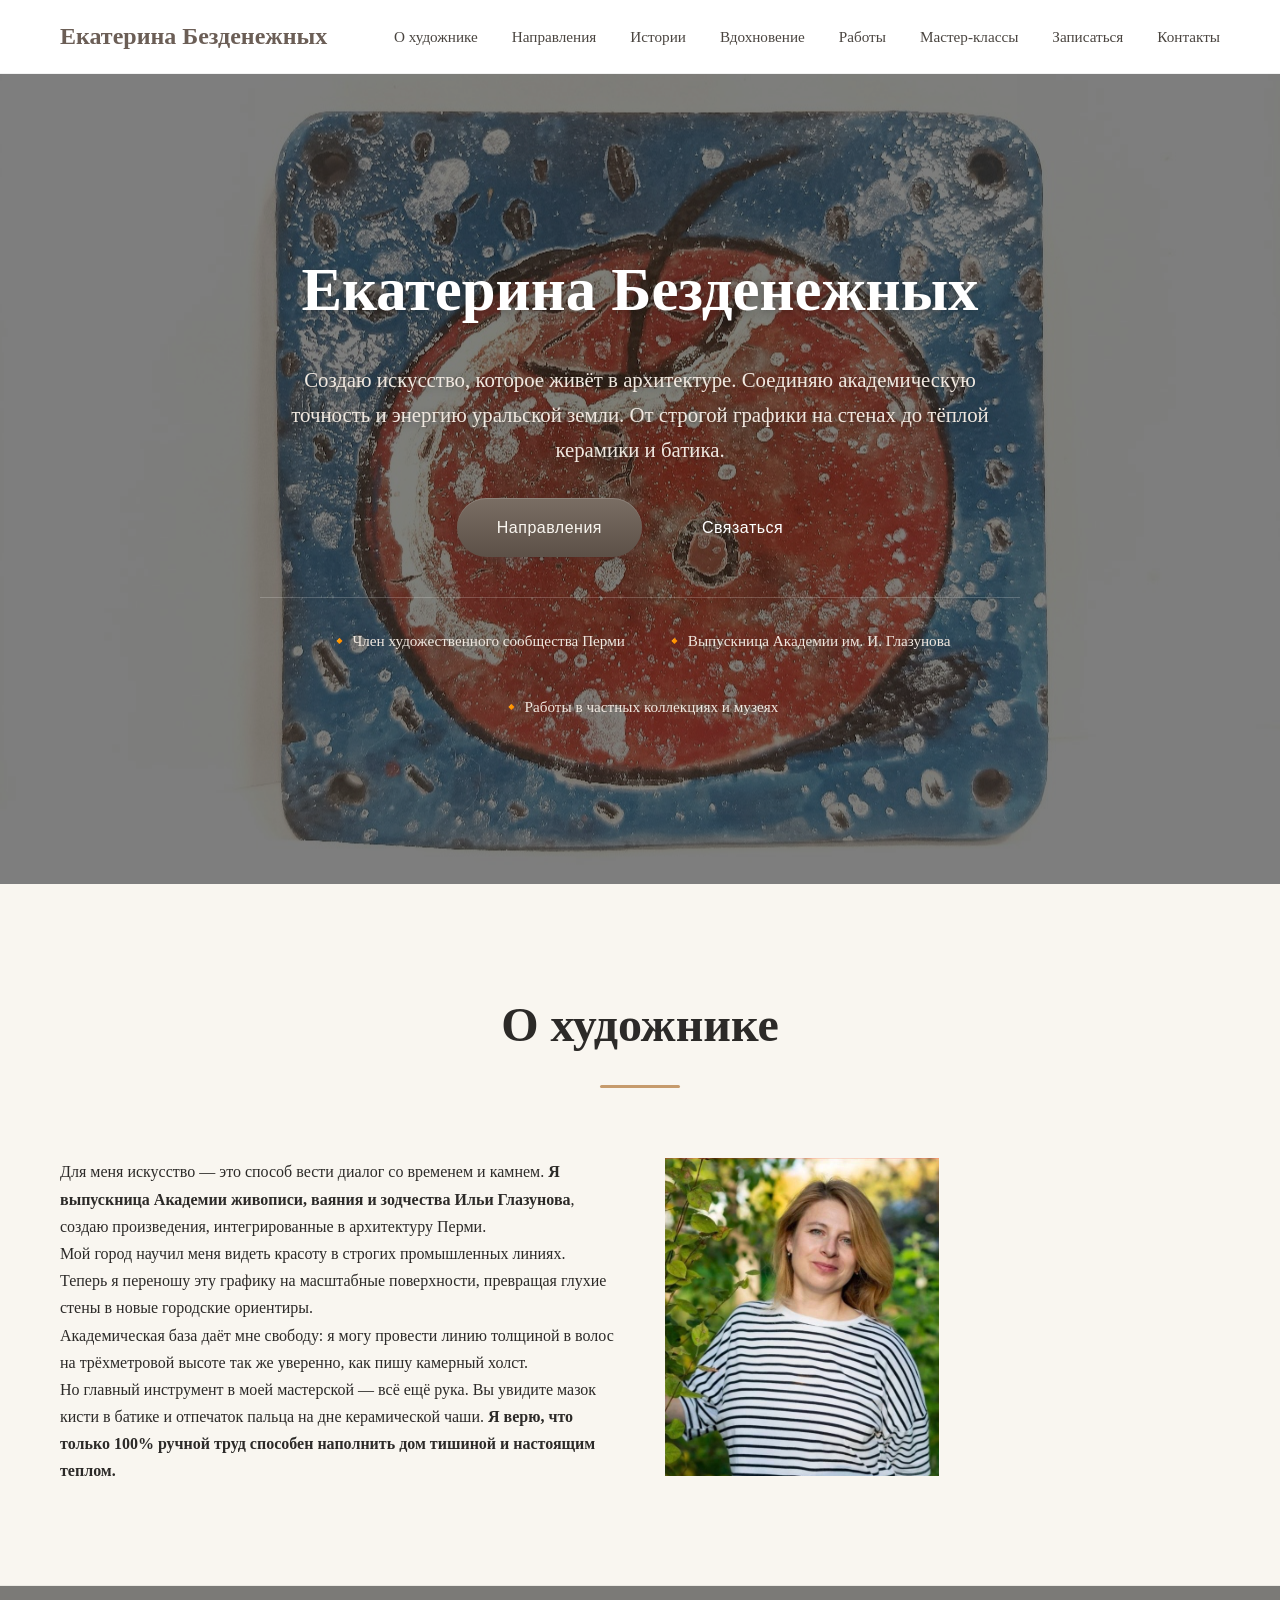
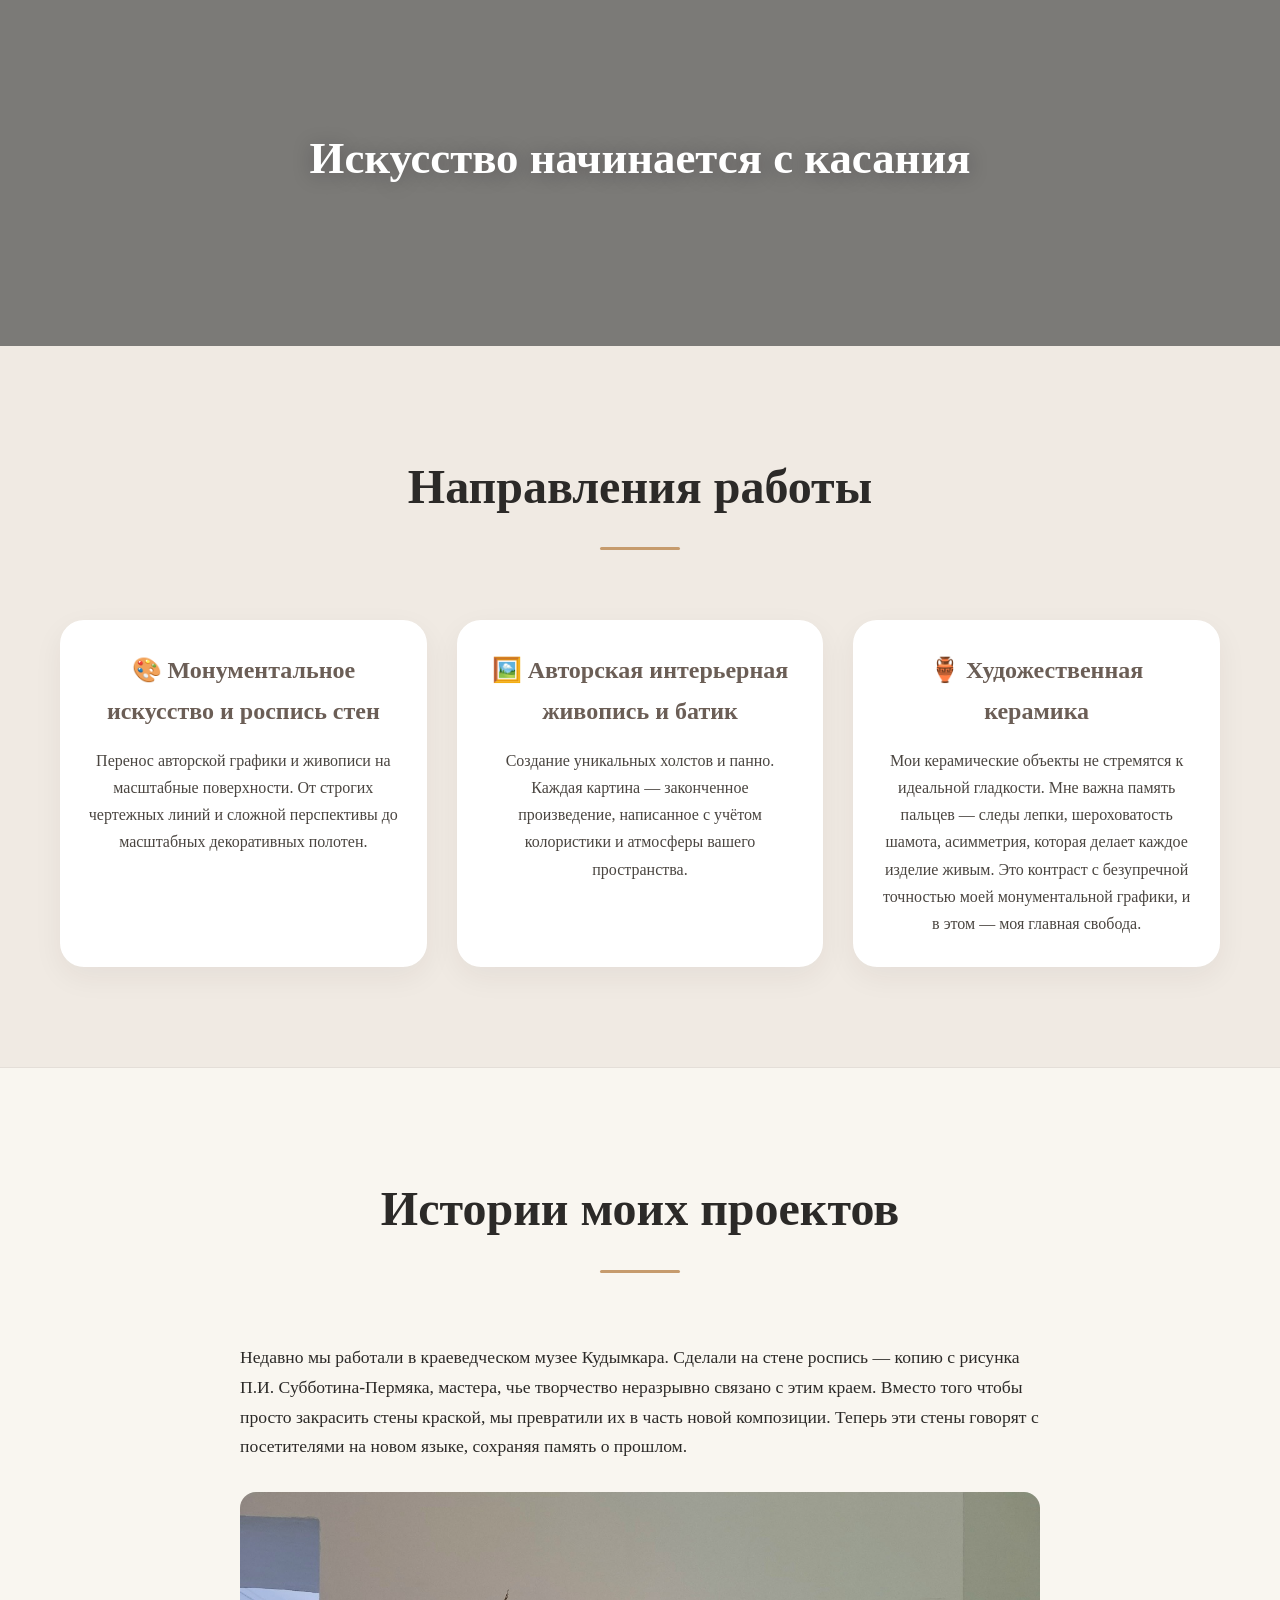
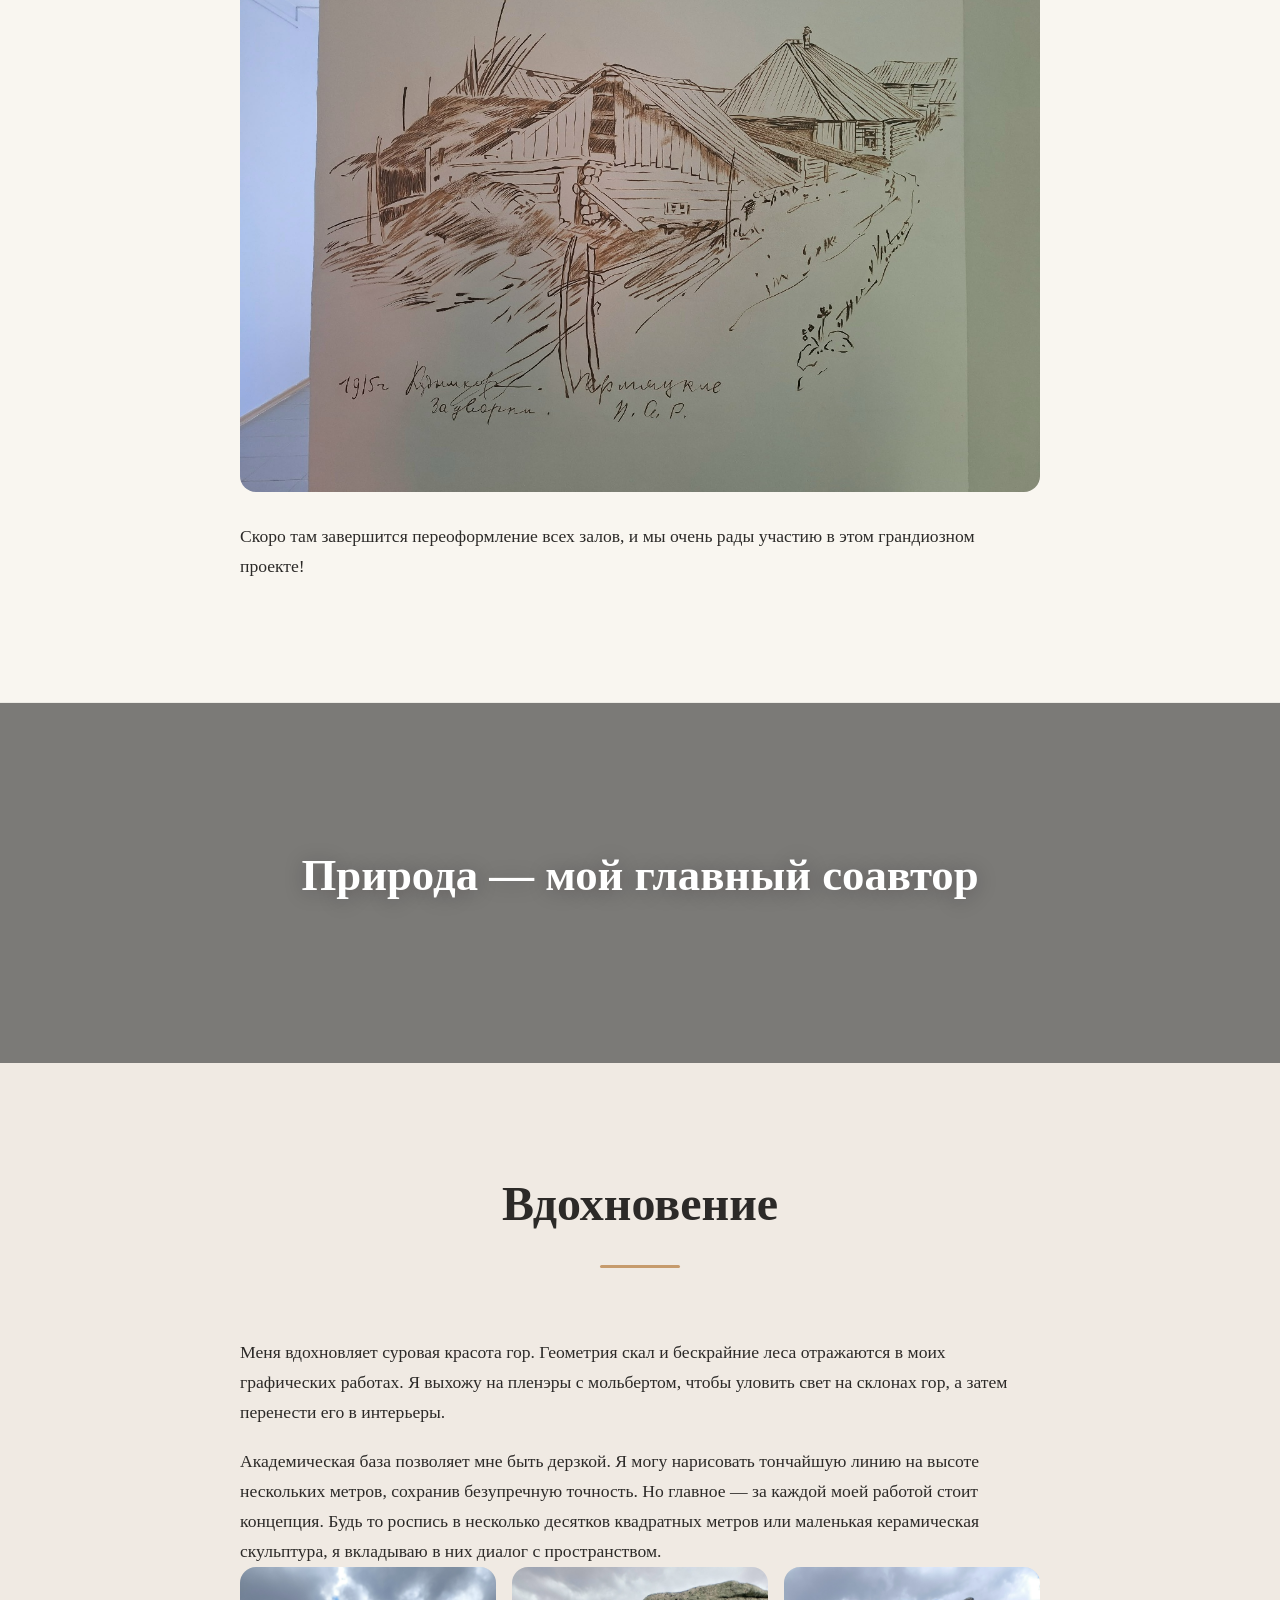
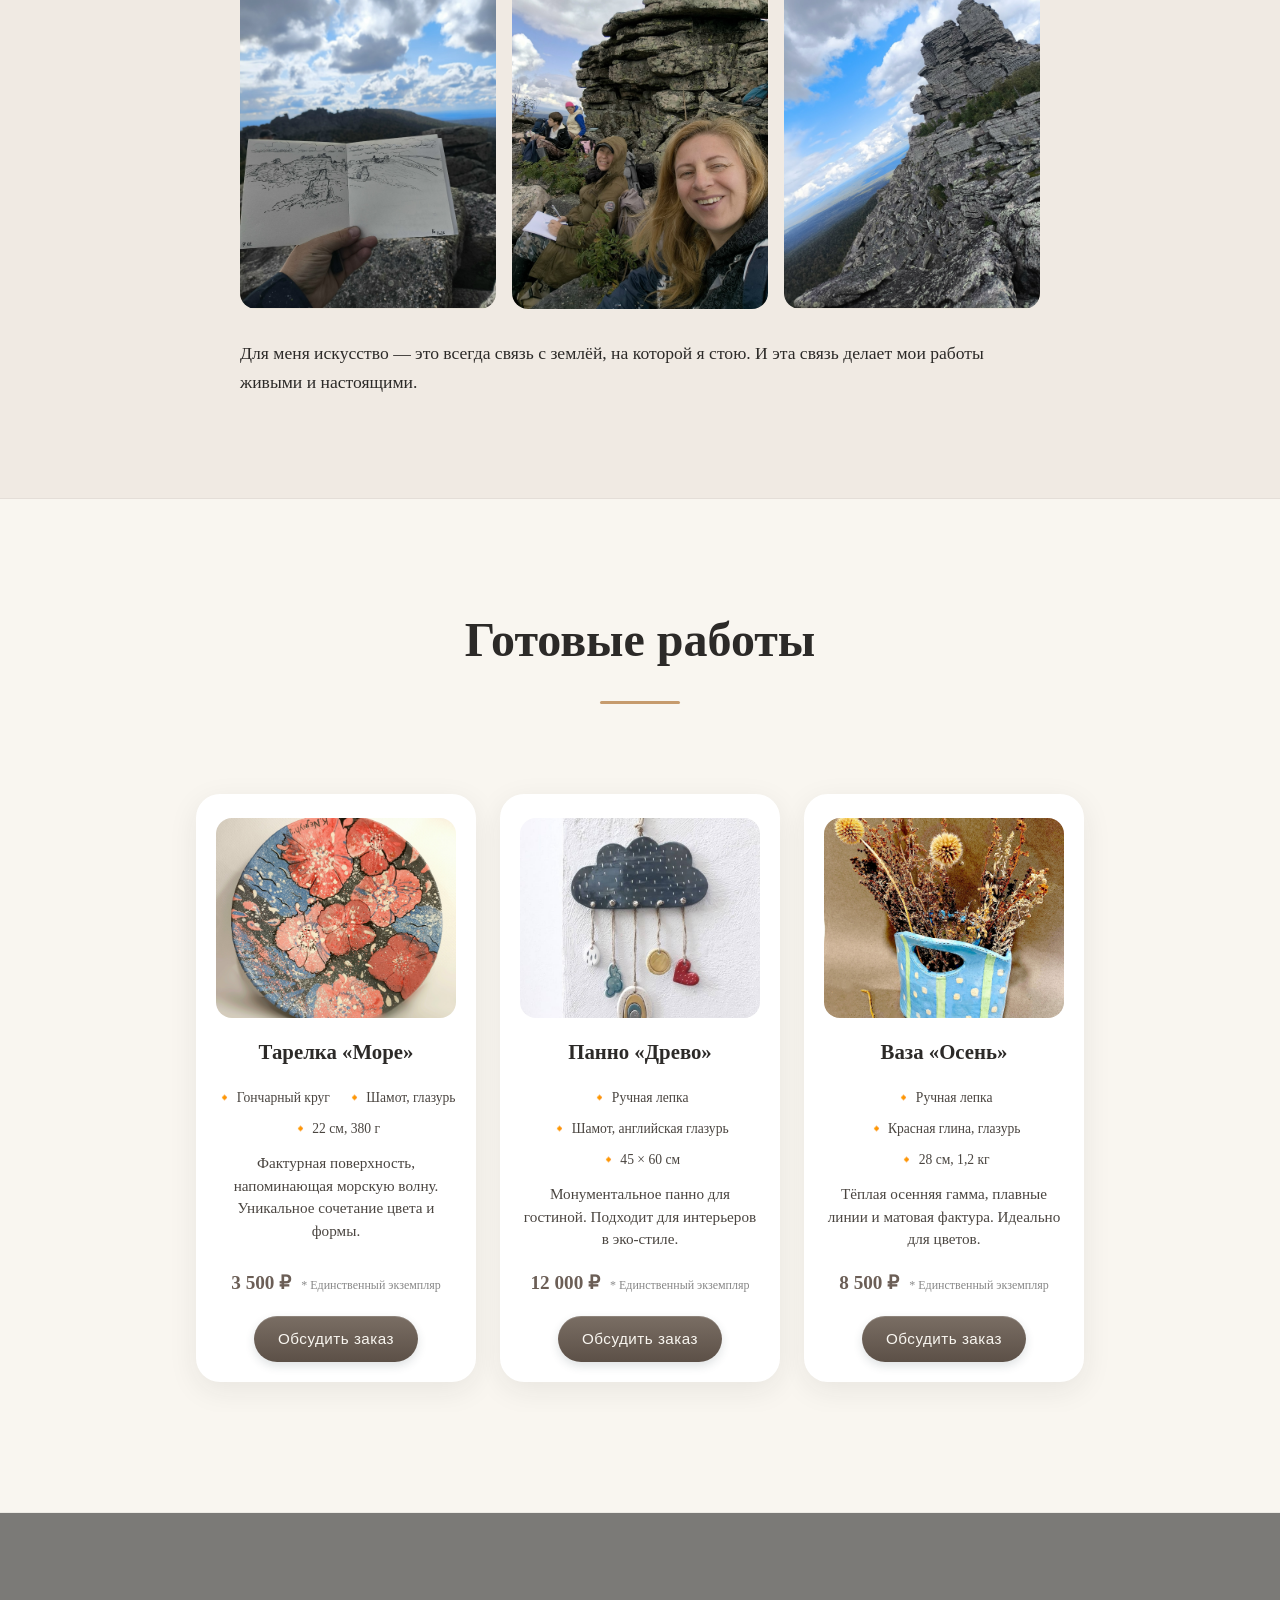
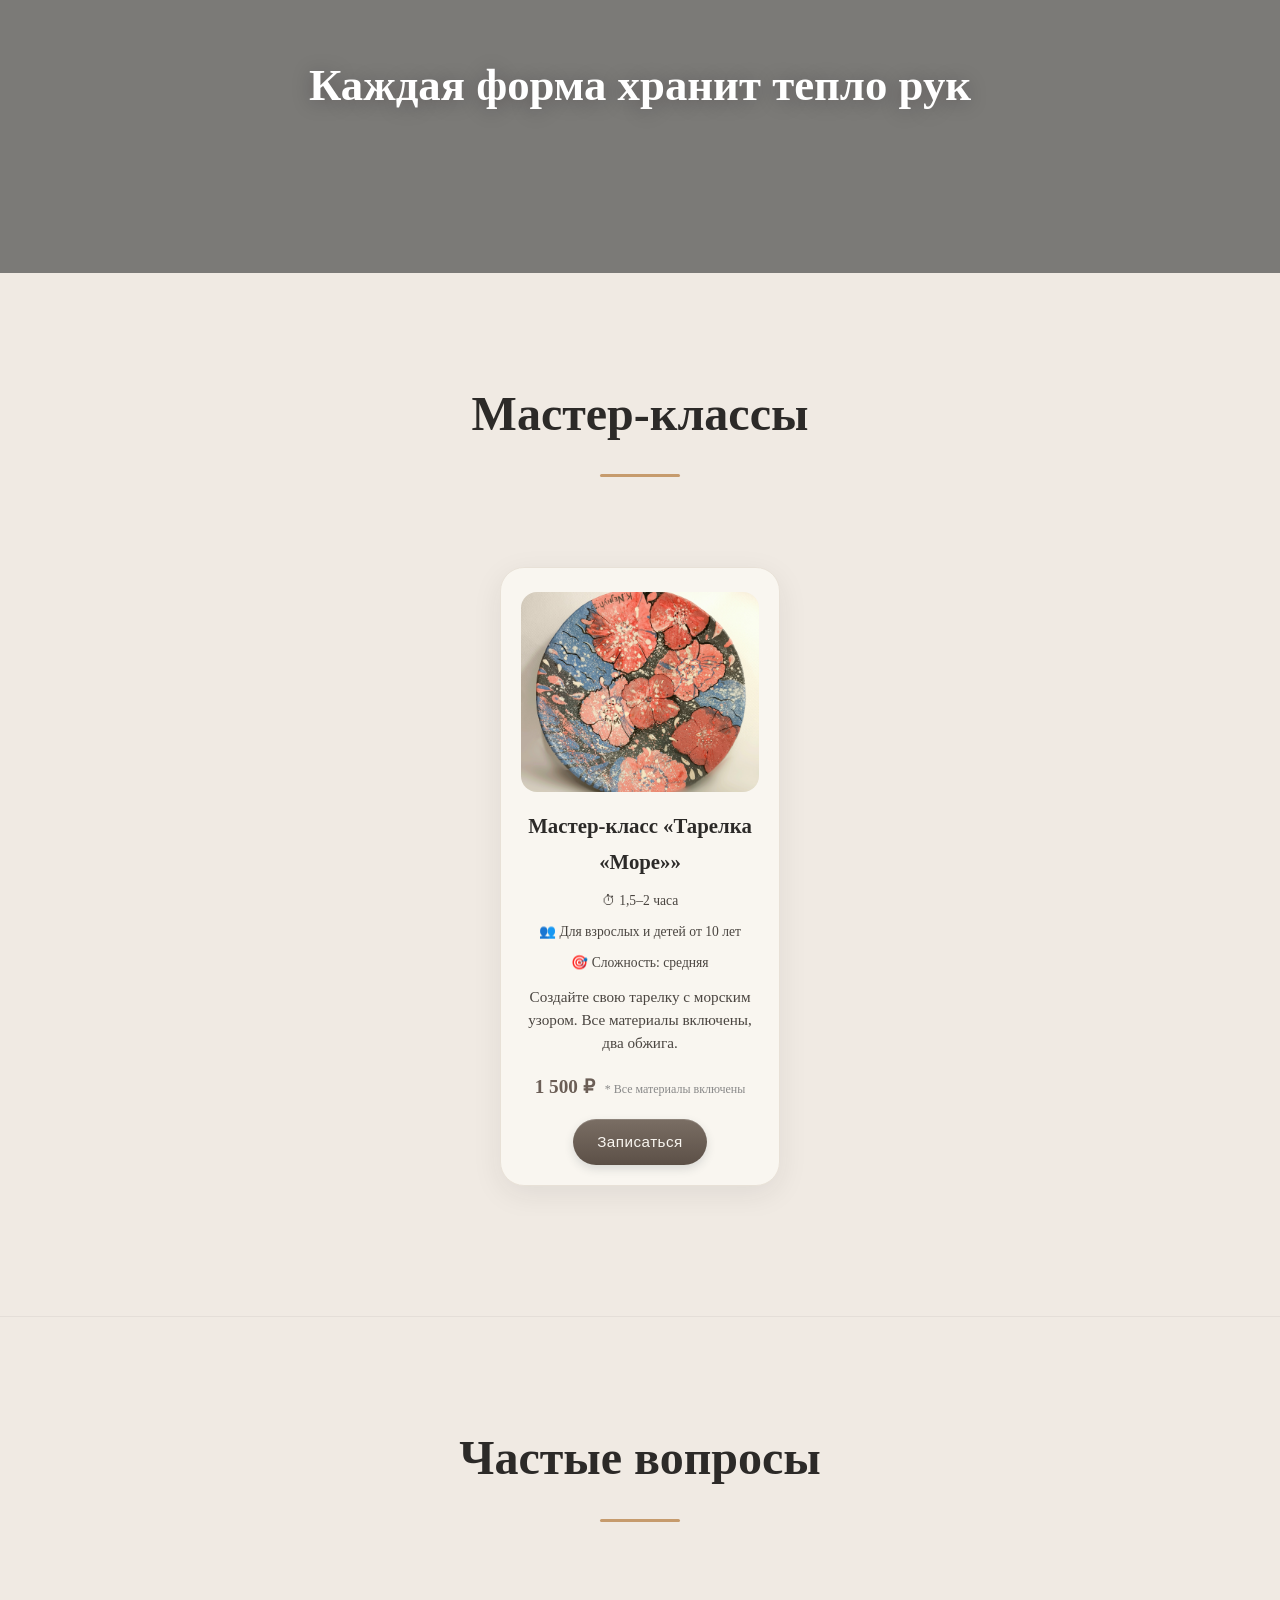
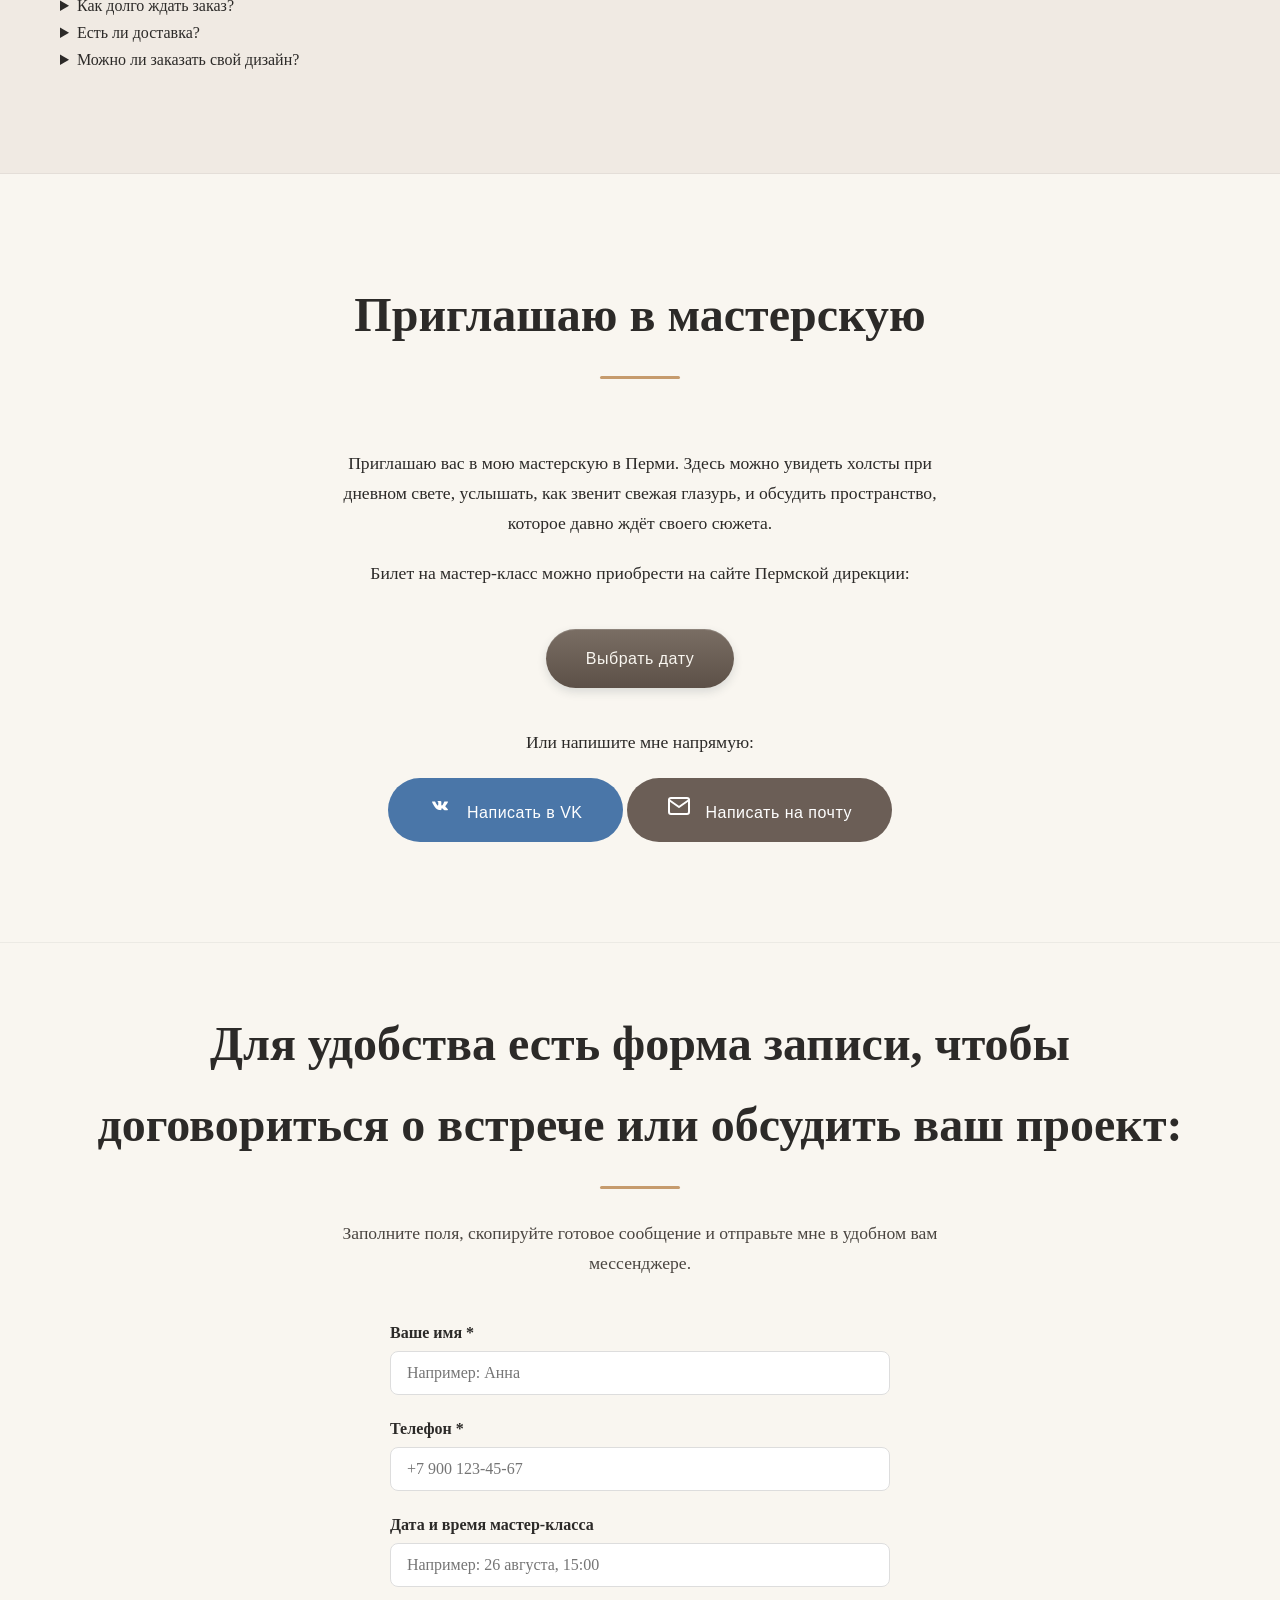
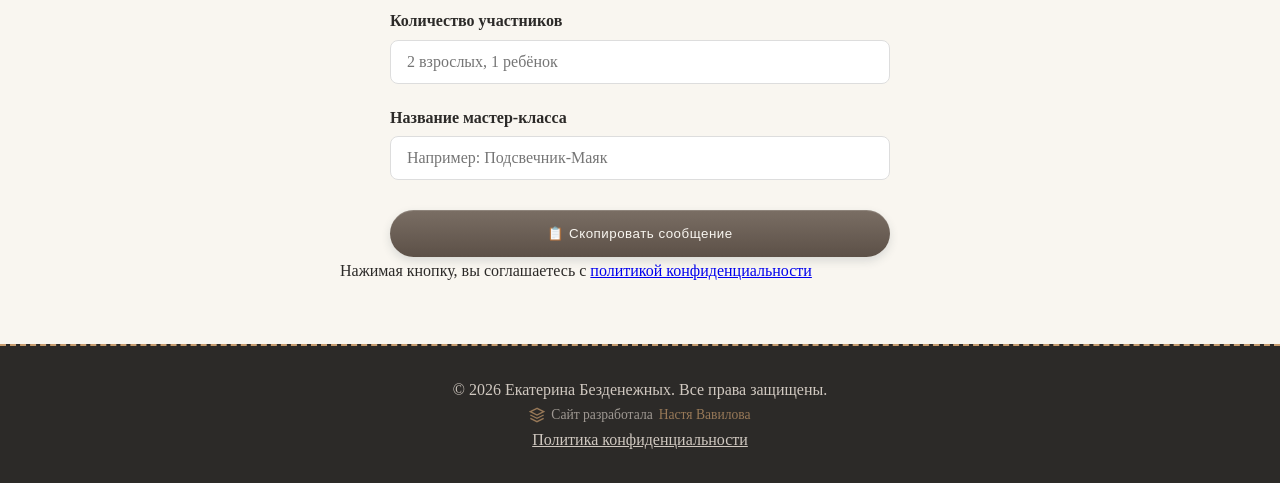
<file: index.html>
<!DOCTYPE html>
<html lang="ru">
<head>
    <meta charset="UTF-8">
    <meta name="viewport" content="width=device-width, initial-scale=1.0">
    <title>Екатерина Безденежных — художник, монументалист, керамист</title>

    <!-- ===== ПОДКЛЮЧЕНИЕ AOS (анимация при скролле) ===== -->
    <link href="https://unpkg.com/aos@2.3.1/dist/aos.css" rel="stylesheet">

    <!-- ===== ПОДКЛЮЧЕНИЕ CSS ===== -->
    <link rel="stylesheet" href="style.css">
</head>
<body>

    <!-- ===== ШАПКА ===== -->
    <header class="header">
        <div class="container header__inner">
            <a href="#" class="logo">Екатерина Безденежных</a>
            <button class="burger" id="burgerBtn" aria-label="Меню">
                <span></span>
                <span></span>
                <span></span>
            </button>
            <nav class="nav" id="mainNav">
                <a href="#about">О художнике</a>
                <a href="#directions">Направления</a>
                <a href="#approach">Истории</a>
                <a href="#inspiration">Вдохновение</a>
                <a href="#catalog">Работы</a>
                <a href="#workshops">Мастер-классы</a>
                <a href="#form">Записаться</a>
                <a href="#contacts">Контакты</a>
            </nav>
        </div>
    </header>

     <!-- ===== ГЕРОЙ С ФОНОВЫМ ИЗОБРАЖЕНИЕМ ===== -->
    <section class="hero" id="home">
        <div class="container hero__content">
            <h1 class="hero__title">Екатерина Безденежных</h1>
            <div data-aos="fade-up" data-aos-delay="200">
                <p class="hero__subtitle">
                    Создаю искусство, которое живёт в архитектуре. Соединяю академическую точность и энергию уральской земли. От строгой графики на стенах до тёплой керамики и батика.
                </p>
                <div class="hero__buttons">
                    <a href="#directions" class="btn btn--primary">Направления</a>
                    <a href="#contacts" class="btn btn--secondary">Связаться</a>
                </div>
                <div class="hero__trust">
                    <div class="trust-item">🔸 Член художественного сообщества Перми</div>
                    <div class="trust-item">🔸 Выпускница Академии им. И. Глазунова</div>
                    <div class="trust-item">🔸 Работы в частных коллекциях и музеях</div>
                </div>
            </div>
        </div>
    </section>

    <!-- ===== О ХУДОЖНИКЕ (ОБНОВЛЕНО) ===== -->
    <section class="section" id="about">
        <div class="container">
            <h2 class="section__title" data-aos="fade-up">О художнике</h2>
            <div class="grid-2">
                <div data-aos="fade-right" data-aos-delay="200">
                    <p class="about-text">
                        Для меня искусство — это способ вести диалог со временем и камнем. <strong>Я выпускница Академии живописи, ваяния и зодчества Ильи Глазунова</strong>, создаю произведения, интегрированные в архитектуру Перми.
                    </p>
                    <p class="about-text">
                        Мой город научил меня видеть красоту в строгих промышленных линиях. Теперь я переношу эту графику на масштабные поверхности, превращая глухие стены в новые городские ориентиры.
                    </p>
                    <p class="about-text">
                        Академическая база даёт мне свободу: я могу провести линию толщиной в волос на трёхметровой высоте так же уверенно, как пишу камерный холст.
                    </p>
                    <p class="about-text">
                        Но главный инструмент в моей мастерской — всё ещё рука. Вы увидите мазок кисти в батике и отпечаток пальца на дне керамической чаши. <strong>Я верю, что только 100% ручной труд способен наполнить дом тишиной и настоящим теплом.</strong>
                    </p>
                </div>
                <div class="about-photo" data-aos="fade-left" data-aos-delay="300">
                    <img src="images/avatar.PNG" alt="Фото художника" loading="lazy">
                </div>
            </div>
        </div>
    </section>

    <!-- ===== РАЗДЕЛИТЕЛЬ 1 ===== -->
    <section class="divider divider--first">
    <div class="divider__content">
        <h2>Искусство начинается с касания</h2>
    </div>
</section>

    <!-- ===== НАПРАВЛЕНИЯ ===== -->
    <section class="section section--dark" id="directions">
        <div class="container">
            <h2 class="section__title" data-aos="fade-up">Направления работы</h2>
            <div class="grid-3">
                <div class="card" data-aos="fade-up" data-aos-delay="100">
                    <h3>🎨 Монументальное искусство и роспись стен</h3>
                    <p>Перенос авторской графики и живописи на масштабные поверхности. От строгих чертежных линий и сложной перспективы до масштабных декоративных полотен.</p>
                </div>
                <div class="card" data-aos="fade-up" data-aos-delay="200">
                    <h3>🖼️ Авторская интерьерная живопись и батик</h3>
                    <p>Создание уникальных холстов и панно. Каждая картина — законченное произведение, написанное с учётом колористики и атмосферы вашего пространства.</p>
                </div>
                <div class="card" data-aos="fade-up" data-aos-delay="300">
                    <h3>🏺 Художественная керамика</h3>
                    <p>Мои керамические объекты не стремятся к идеальной гладкости. Мне важна память пальцев — следы лепки, шероховатость шамота, асимметрия, которая делает каждое изделие живым. Это контраст с безупречной точностью моей монументальной графики, и в этом — моя главная свобода.</p>
                </div>
            </div>
        </div>
    </section>

    <!-- ===== ИСТОРИИ ПРОЕКТОВ ===== -->
    <section class="section" id="approach">
        <div class="container">
            <h2 class="section__title" data-aos="fade-up">Истории моих проектов</h2>
            <div style="max-width:800px; margin:0 auto; font-size:1.1rem;" data-aos="fade-up" data-aos-delay="100">
                <p style="margin-bottom:20px;">
                    Недавно мы работали в краеведческом музее Кудымкара. Сделали на стене роспись — копию с рисунка П.И. Субботина‑Пермяка, мастера, чье творчество неразрывно связано с этим краем. Вместо того чтобы просто закрасить стены краской, мы превратили их в часть новой композиции. Теперь эти стены говорят с посетителями на новом языке, сохраняя память о прошлом.
                </p>
                <div style="margin: 30px 0; border-radius:16px; overflow:hidden;">
                <img src="images/project-kudymkar.jpg" alt="Роспись в краеведческом музее Кудымкара" style="width:100%; height:auto; display:block;">
                </div>
            
            <p style="margin-bottom:20px;">
                Скоро там завершится переоформление всех залов, и мы очень рады участию в этом грандиозном проекте!
            </p>
            </div>
        </div>
    </section>

    <!-- ===== РАЗДЕЛИТЕЛЬ 2 ===== -->
<section class="divider divider--second">
    <div class="divider__content">
        <h2>Природа — мой главный соавтор</h2>
    </div>
</section>

    <!-- ===== ВДОХНОВЕНИЕ ===== -->
<section class="section section--dark" id="inspiration">
    <div class="container">
        <h2 class="section__title" data-aos="fade-up">Вдохновение</h2>
        <div style="max-width:800px; margin:0 auto; font-size:1.1rem;" data-aos="fade-up" data-aos-delay="100">
            <p style="margin-bottom:20px;">
                Меня вдохновляет суровая красота гор. Геометрия скал и бескрайние леса отражаются в моих графических работах. Я выхожу на пленэры с мольбертом, чтобы уловить свет на склонах гор, а затем перенести его в интерьеры.
            </p>
            <p>
                Академическая база позволяет мне быть дерзкой. Я могу нарисовать тончайшую линию на высоте нескольких метров, сохранив безупречную точность. Но главное — за каждой моей работой стоит концепция. Будь то роспись в несколько десятков квадратных метров или маленькая керамическая скульптура, я вкладываю в них диалог с пространством.
            </p>

            <!-- Галерея пленэров -->
            <div class="pleinair-gallery" data-aos="fade-up" data-aos-delay="100">
                <div class="pleinair-item">
                    <img src="images/plener-1.jpg" alt="Пленэр на Урале, вид на скалы" loading="lazy">
                </div>
                <div class="pleinair-item">
                    <img src="images/plener-2.jpg" alt="Художники за работой" loading="lazy">
                </div>
                <div class="pleinair-item">
                    <img src="images/plener-3.jpg" alt="Пейзаж Северного Урала" loading="lazy">
                </div>
            </div>

            <p>
                Для меня искусство — это всегда связь с землёй, на которой я стою. И эта связь делает мои работы живыми и настоящими.
            </p>
        </div>
    </div>
</section>

    <!-- ===== КАТАЛОГ: ГОТОВЫЕ РАБОТЫ ===== -->
    <section class="section" id="catalog">
        <div class="container">
            <h2 class="section__title" data-aos="fade-up">Готовые работы</h2>
            <div class="carousel" data-aos="fade-up" data-aos-delay="100">

                <!-- Карточка 1: Тарелка «Море» -->
                <div class="carousel__item">
                    <div class="product-card">
                        <img src="images/mk-tarelka.jpg" alt="Тарелка Море, ручная лепка" loading="lazy">
                        <h3>Тарелка «Море»</h3>
                        <div class="product-meta">
                            <span>🔸 Гончарный круг</span>
                            <span>🔸 Шамот, глазурь</span>
                            <span>🔸 22 см, 380 г</span>
                        </div>
                        <p class="product-description">Фактурная поверхность, напоминающая морскую волну. Уникальное сочетание цвета и формы.</p>
                        <div class="product-footer">
                            <span class="product-price">3 500 ₽</span>
                            <span class="product-note">* Единственный экземпляр</span>
                        </div>
                        <a href="#form" class="btn btn--primary">Обсудить заказ</a>
                    </div>
                </div>

                <!-- Карточка 2: Панно «Древо» -->
                <div class="carousel__item">
                    <div class="product-card">
                        <img src="images/mk-panno.jpg" alt="Панно Древо, керамика" loading="lazy">
                        <h3>Панно «Древо»</h3>
                        <div class="product-meta">
                            <span>🔸 Ручная лепка</span>
                            <span>🔸 Шамот, английская глазурь</span>
                            <span>🔸 45 × 60 см</span>
                        </div>
                        <p class="product-description">Монументальное панно для гостиной. Подходит для интерьеров в эко-стиле.</p>
                        <div class="product-footer">
                            <span class="product-price">12 000 ₽</span>
                            <span class="product-note">* Единственный экземпляр</span>
                        </div>
                        <a href="#form" class="btn btn--primary">Обсудить заказ</a>
                    </div>
                </div>

                <!-- Карточка 3: Ваза «Осень» -->
                <div class="carousel__item">
                    <div class="product-card">
                        <img src="images/mk-vasa.jpg" alt="Ваза Осень, керамика" loading="lazy">
                        <h3>Ваза «Осень»</h3>
                        <div class="product-meta">
                            <span>🔸 Ручная лепка</span>
                            <span>🔸 Красная глина, глазурь</span>
                            <span>🔸 28 см, 1,2 кг</span>
                        </div>
                        <p class="product-description">Тёплая осенняя гамма, плавные линии и матовая фактура. Идеально для цветов.</p>
                        <div class="product-footer">
                            <span class="product-price">8 500 ₽</span>
                            <span class="product-note">* Единственный экземпляр</span>
                        </div>
                        <a href="#form" class="btn btn--primary">Обсудить заказ</a>
                    </div>
                </div>

            </div>
        </div>
    </section>

    <!-- ===== РАЗДЕЛИТЕЛЬ 3 ===== -->
<section class="divider divider--third">
    <div class="divider__content">
        <h2>Каждая форма хранит тепло рук</h2>
    </div>
</section>

    <!-- ===== МАСТЕР-КЛАССЫ ===== -->
    <section class="section section--dark" id="workshops">
        <div class="container">
            <h2 class="section__title" data-aos="fade-up">Мастер-классы</h2>
            <div class="carousel" data-aos="fade-up" data-aos-delay="100">

                <!-- Карточка 4: МК Тарелка «Море» -->
                <div class="carousel__item">
                    <div class="product-card product-card--workshop">
                        <img src="images/mk-tarelka.jpg" alt="Мастер-класс Тарелка Море" loading="lazy">
                        <h3>Мастер-класс «Тарелка «Море»»</h3>
                        <div class="product-meta">
                            <span>⏱ 1,5–2 часа</span>
                            <span>👥 Для взрослых и детей от 10 лет</span>
                            <span>🎯 Сложность: средняя</span>
                        </div>
                        <p class="product-description">Создайте свою тарелку с морским узором. Все материалы включены, два обжига.</p>
                        <div class="product-footer">
                            <span class="product-price">1 500 ₽</span>
                            <span class="product-note">* Все материалы включены</span>
                        </div>
                        <a href="#form" class="btn btn--primary">Записаться</a>
                    </div>
                </div>

            </div>
        </div>
    </section>

 <!-- ===== FAQ (НОВЫЙ БЛОК) ===== -->
    <section class="section section--dark" id="faq">
        <div class="container">
            <h2 class="section__title" data-aos="fade-up">Частые вопросы</h2>
            <div class="faq-accordion" data-aos="fade-up" data-aos-delay="100">
                
                <details class="faq-item">
                    <summary class="faq-question">Как долго ждать заказ?</summary>
                    <div class="faq-answer">
                        <p>Время изготовления зависит от размера, замысла и сложности. В среднем, создание камерной работы занимает от 1 до 2 недель, а крупного интерьерного панно или росписи — от 3 до 8 недель. Точные сроки мы всегда обсуждаем индивидуально перед началом работы.</p>
                    </div>
                </details>

                <details class="faq-item">
                    <summary class="faq-question">Есть ли доставка?</summary>
                    <div class="faq-answer">
                        <p>Да, я отправляю работы по всей России. Хрупкая керамика и панно упаковываются с особой тщательностью для безопасной транспортировки. Отправка осуществляется через СДЭК или Почту России. В Перми возможен самовывоз из мастерской.</p>
                    </div>
                </details>

                <details class="faq-item">
                    <summary class="faq-question">Можно ли заказать свой дизайн?</summary>
                    <div class="faq-answer">
                        <p>Конечно! Я создаю изделия по индивидуальным размерам и эскизам. Мы можем взять за основу вашу идею, цветовую палитру интерьера или референс. Для обсуждения заказа напишите мне в VK или на почту.</p>
                    </div>
                </details>

            </div>
        </div>
    </section>


    <!-- ===== КОНТАКТЫ ===== -->
    <section class="section contacts" id="contacts">
        <div class="container">
            <h2 class="section__title" data-aos="fade-up">Приглашаю в мастерскую</h2>
            <div style="max-width:600px; margin:0 auto;" data-aos="fade-up" data-aos-delay="100">
                <p style="font-size:1.1rem; margin-bottom:20px;">
                    Приглашаю вас в мою мастерскую в Перми. Здесь можно увидеть холсты при дневном свете, услышать, как звенит свежая глазурь, и обсудить пространство, которое давно ждёт своего сюжета.
                </p>
                <p style="font-size:1.1rem; margin-bottom:30px;">
                    Билет на мастер-класс можно приобрести на сайте Пермской дирекции:
                </p>
                <div style="display:flex; gap:15px; justify-content:center; flex-wrap:wrap;">
                    <a href="https://permdirection.ru/km/" class="btn btn--primary" target="_blank">Выбрать дату</a>
                </div>
                
            </div>

            <p class="contacts-text" style="margin-top: 40px;">Или напишите мне напрямую:</p>
    <div class="contacts-buttons">
                    <a href="https://vk.ru/asadullinakatya" class="btn btn--vk btn--large" target="_blank">
                        <svg width="24" height="24" viewBox="0 0 24 24" fill="currentColor" style="margin-right: 10px;"><path d="M12.785 16.241s.288-.032.436-.191c.136-.146.131-.419.131-.419s-.019-1.278.574-1.466c.586-.187 1.343 1.241 2.142 1.797.606.42 1.065.328 1.065.328l2.143-.03s1.12-.069.589-.95c-.044-.072-.314-.663-1.623-1.889-1.363-1.278-1.18-1.072.462-3.258.999-1.328 1.398-2.136 1.273-2.483-.12-.331-.848-.244-.848-.244l-2.413.015s-.179-.025-.311.055c-.13.078-.213.259-.213.259s-.379 1.009-.883 1.867c-1.066 1.802-1.491 1.898-1.664 1.787-.405-.256-.303-1.04-.303-1.592 0-1.739.267-2.465-.519-2.652-.261-.063-.453-.104-1.12-.111-.856-.009-1.58.003-1.991.204-.273.134-.483.434-.355.451.159.021.518.097.709.359.246.337.237 1.098.237 1.098s.142 2.049-.331 2.303c-.323.173-.768-.179-1.719-1.797-.489-.846-.858-1.781-.858-1.781s-.071-.173-.198-.267c-.153-.113-.367-.148-.367-.148l-2.293.015s-.344.01-.469.162c-.111.135-.009.413-.009.413s1.762 4.094 3.755 6.161c1.83 1.897 3.909 1.773 3.909 1.773h.941z"/></svg>
                        Написать в VK
                    </a>
                    <a href="mailto:nejnykh@mail.ru" class="btn btn--email btn--large">
                        <svg width="24" height="24" viewBox="0 0 24 24" fill="none" stroke="currentColor" stroke-width="2" stroke-linecap="round" stroke-linejoin="round" style="margin-right: 10px;"><path d="M4 4h16c1.1 0 2 .9 2 2v12c0 1.1-.9 2-2 2H4c-1.1 0-2-.9-2-2V6c0-1.1.9-2 2-2z"></path><polyline points="22,6 12,13 2,6"></polyline></svg>
                        Написать на почту
                    </a>
                </div>
        </div>
    </section>

    <!-- ===== ФОРМА ЗАПИСИ НА МК ===== -->
    <section class="form-section" id="form">
        <div class="container">
            <h2 class="section__title" data-aos="fade-up">Для удобства есть форма записи, чтобы договориться о встрече или обсудить ваш проект:</h2>
            <div style="max-width:600px; margin:0 auto;" data-aos="fade-up" data-aos-delay="100">
            
            <p class="form-intro">
                Заполните поля, скопируйте готовое сообщение и отправьте мне в удобном вам мессенджере.
            </p>

            <form id="orderForm" novalidate>
                <div class="form-group">
                    <label for="userName">Ваше имя *</label>
                    <input type="text" id="userName" placeholder="Например: Анна" required>
                </div>

                <div class="form-group">
                    <label for="userPhone">Телефон *</label>
                    <input type="text" id="userPhone" placeholder="+7 900 123-45-67" required>
                </div>

                <div class="form-group">
                    <label for="userDate">Дата и время мастер-класса</label>
                    <input type="text" id="userDate" placeholder="Например: 26 августа, 15:00">
                </div>

                <div class="form-group">
                    <label for="userCount">Количество участников</label>
                    <input type="text" id="userCount" placeholder="2 взрослых, 1 ребёнок">
                </div>

                <div class="form-group">
                    <label for="userWorkshop">Название мастер-класса</label>
                    <input type="text" id="userWorkshop" placeholder="Например: Подсвечник-Маяк">
                </div>

                <div class="form-actions">
                    <button type="button" id="copyBtn" class="btn btn--primary">📋 Скопировать сообщение</button>
                </div>
                <p class="text-xs text-muted text-center mt-3 font-light">Нажимая кнопку, вы соглашаетесь с <a href="privacy.html" class="hover:underline text-warm">политикой конфиденциальности</a></p>
            </form>

            <div id="resultMessage" style="display:none;">
                <p>📝 Ваше сообщение готово. Скопируйте его и отправьте мне:</p>
                <textarea id="messageText" rows="5" readonly></textarea>
                <div class="result-buttons">
                    <button id="copyAgainBtn" class="btn btn--secondary">📋 Скопировать снова</button>
                    <a href="https://vk.ru/asadullinakatya" id="sendVK" class="btn btn--vk" target="_blank">VK</a>
                    <a href="nejnykh@mail.ru" id="sendEmail" class="btn btn--email">Email: nejnykh@mail.ru</a>
                </div>
            </div>
        </div>
    </section>

    <!-- ===== ПОДВАЛ ===== -->
    <footer class="footer">
        <div class="container">
            <p>© 2026 Екатерина Безденежных. Все права защищены.</p>
             <p style="font-size:0.85rem; opacity:0.7;display:flex; align-items:center; justify-content:center; gap:6px; flex-wrap:wrap;">
            <svg width="16" height="16" viewBox="0 0 24 24" fill="none" stroke="#C69B6D" stroke-width="2">
                <path d="M12 2L2 7l10 5 10-5-10-5zM2 17l10 5 10-5M2 12l10 5 10-5"/>
            </svg>
            Сайт разработала <a href="https://stardragon59.github.io/my-blog/about.html" target="_blank" style="color:#C69B6D; text-decoration:none;">Настя Вавилова</a>
        </p>
            <p><a href="privacy.html">Политика конфиденциальности</a></p>
        </div>
    </footer>

  <script src="script.js"></script>

  <script src="https://unpkg.com/aos@2.3.1/dist/aos.js"></script>
<script>
    AOS.init({
    duration: 600,       // Сокращаем время анимации (было 800)
    once: true,          // Анимация срабатывает только 1 раз (оставляем)
    offset: 50,          // Запускаем чуть позже (чтобы не тормозило в начале)
    easing: 'ease-out',  // Более легкая функция плавности
    disable: window.innerWidth < 768 // Отключаем анимацию на мобильных!
});
</script>

</body>
</html>
</file>
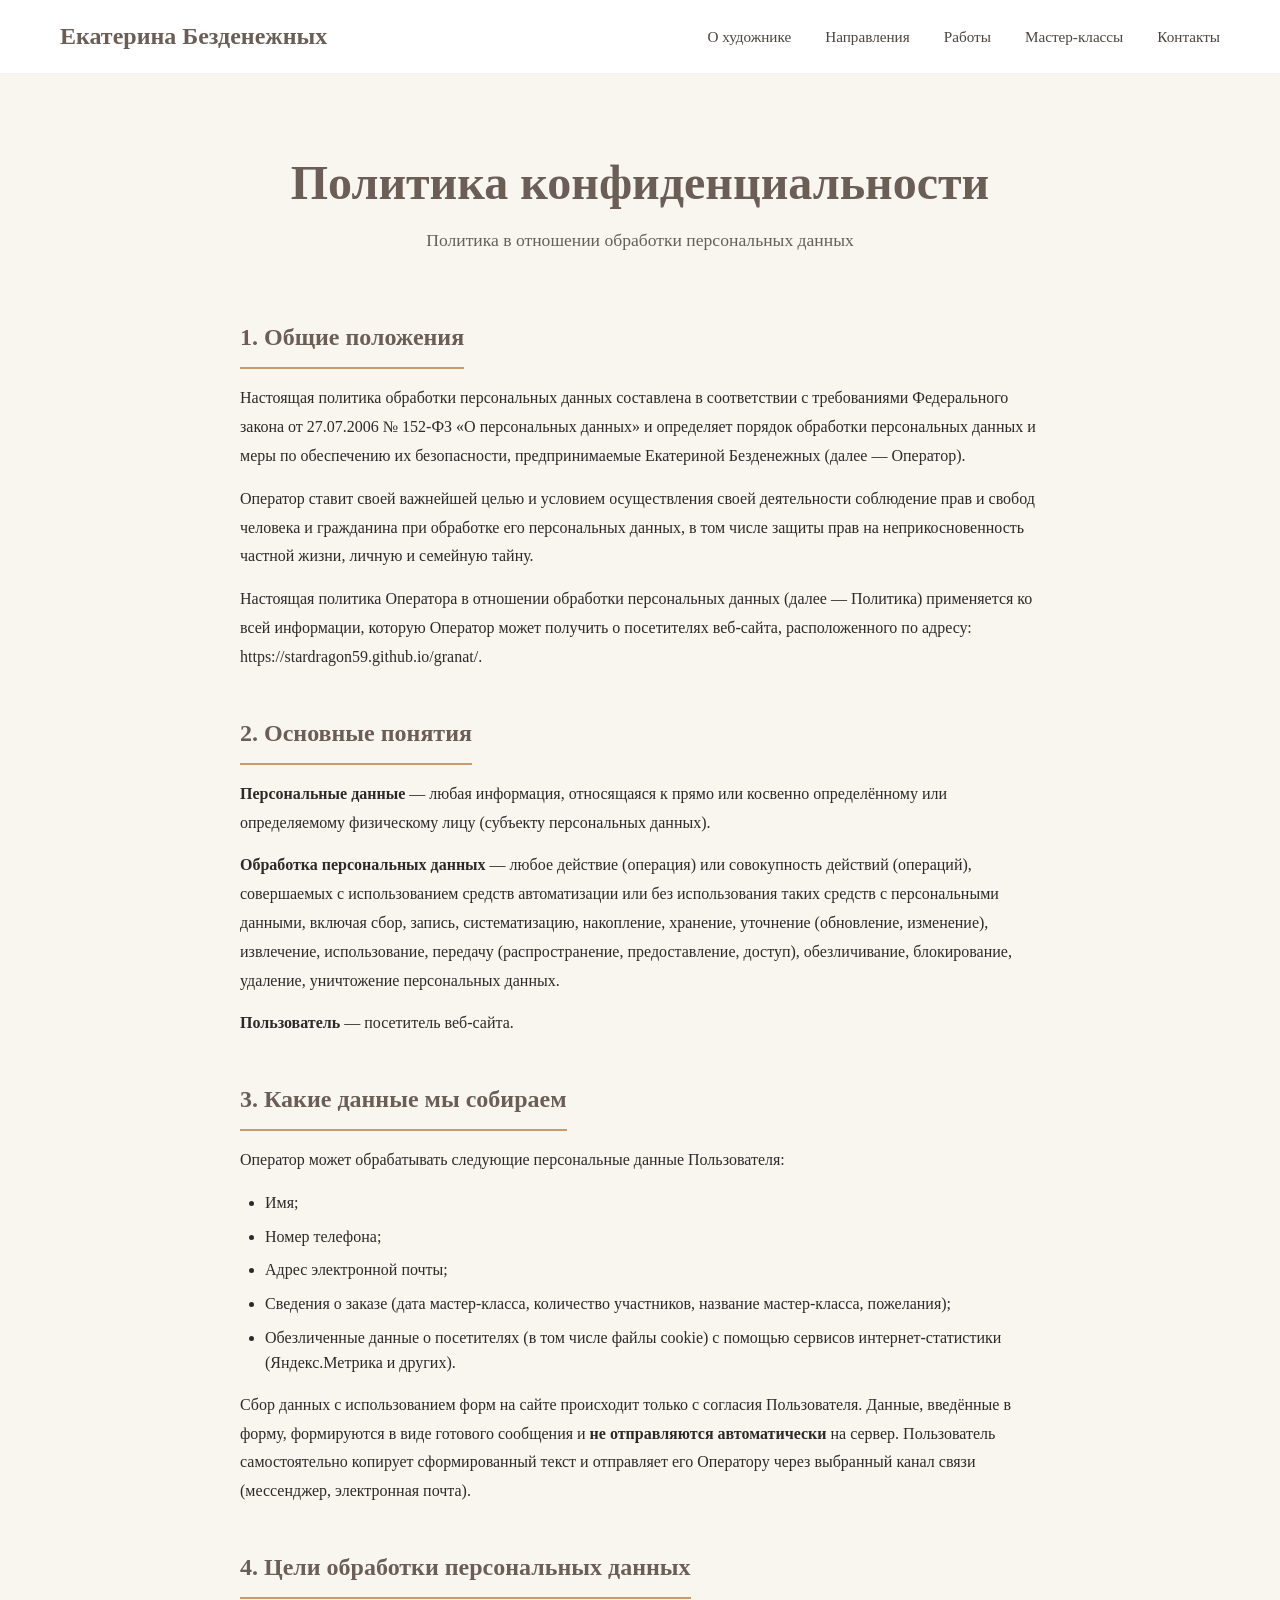
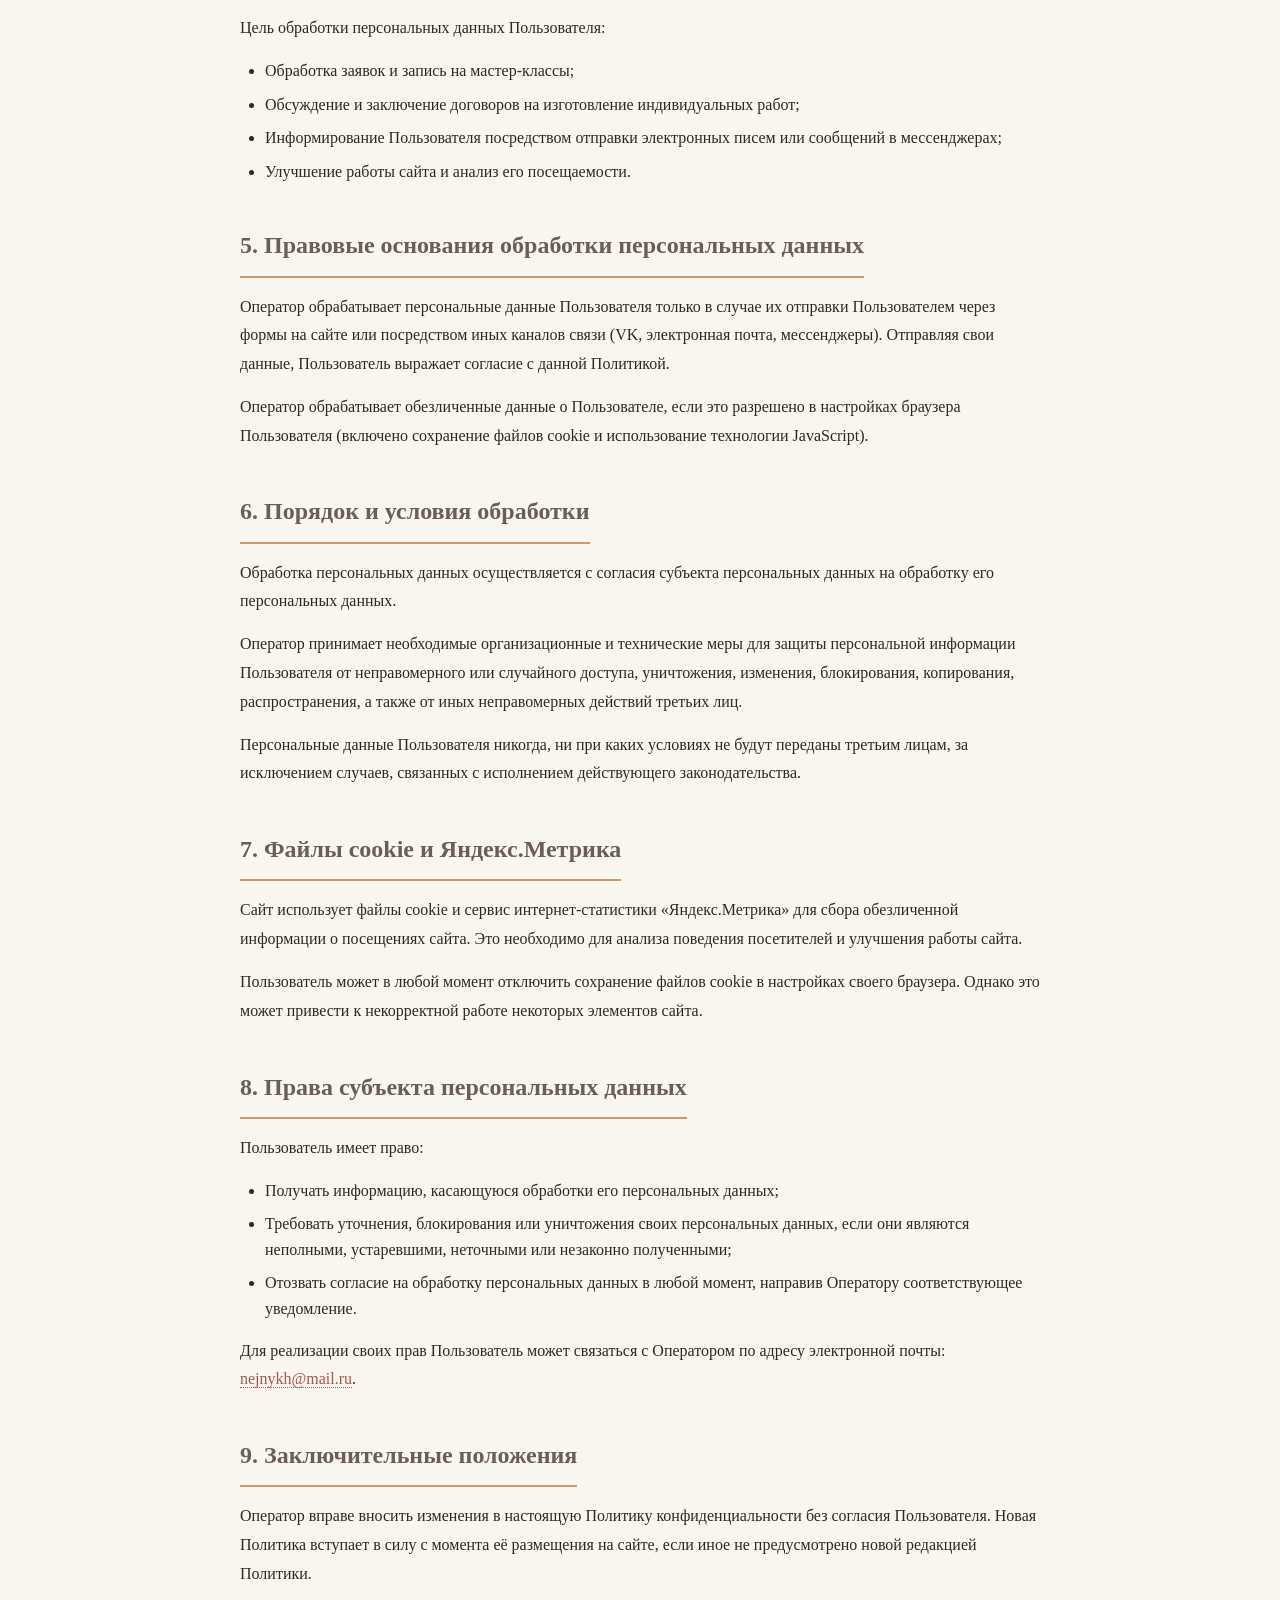
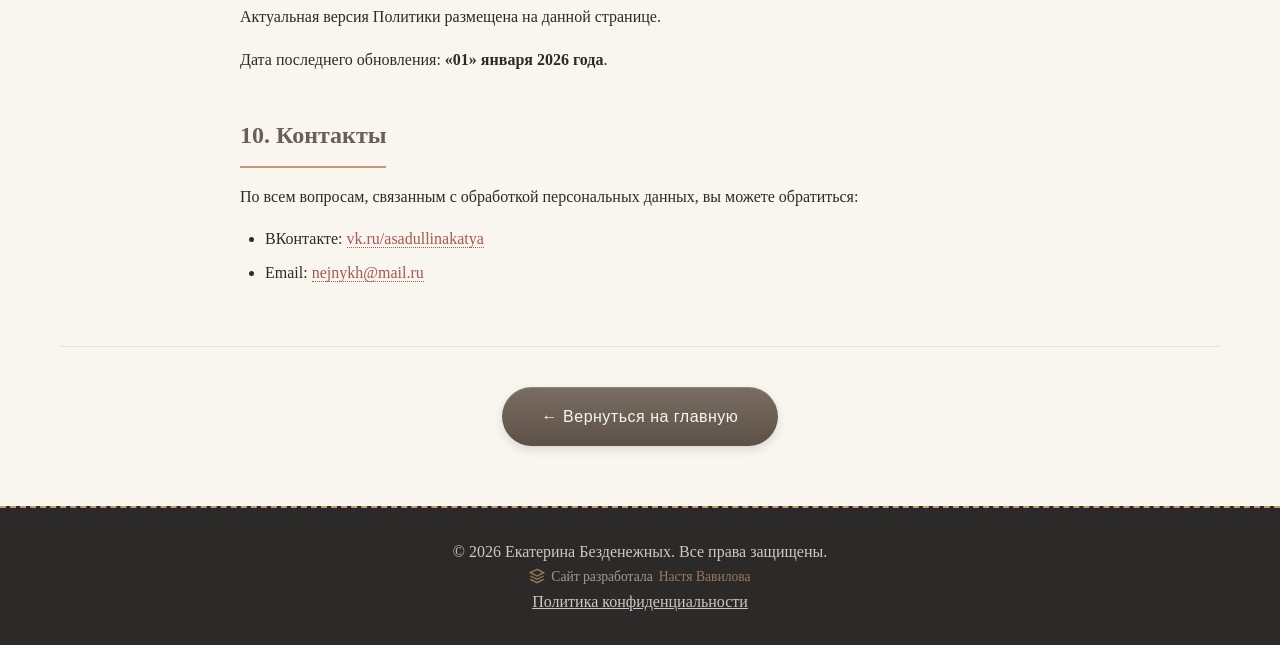
<file: privacy.html>
<!DOCTYPE html>
<html lang="ru">
<head>
    <meta charset="UTF-8" />
    <meta name="viewport" content="width=device-width, initial-scale=1.0" />
    <title>Политика конфиденциальности — Екатерина Безденежных</title>
    <meta name="description" content="Политика конфиденциальности и обработки персональных данных сайта художника Екатерины Безденежных." />
    <link rel="stylesheet" href="style.css" />
</head>
<body>

    <!-- ===== ШАПКА ===== -->
    <header class="header">
        <div class="container header__inner">
            <a href="index.html" class="logo">Екатерина Безденежных</a>
            <button class="burger" id="burgerBtn" aria-label="Меню">
                <span></span>
                <span></span>
                <span></span>
            </button>
            <nav class="nav" id="mainNav">
                <a href="index.html#about">О художнике</a>
                <a href="index.html#directions">Направления</a>
                <a href="index.html#catalog">Работы</a>
                <a href="index.html#workshops">Мастер-классы</a>
                <a href="index.html#contacts">Контакты</a>
            </nav>
        </div>
    </header>

    <!-- ===== КОНТЕНТ ===== -->
    <main class="privacy-page">
        <div class="container">
            <h1 class="privacy-page__title">Политика конфиденциальности</h1>
            <p class="privacy-page__subtitle">Политика в отношении обработки персональных данных</p>

            <div class="privacy-page__content">

                <section class="privacy-block">
                    <h2>1. Общие положения</h2>
                    <p>Настоящая политика обработки персональных данных составлена в соответствии с требованиями Федерального закона от 27.07.2006 № 152-ФЗ «О персональных данных» и определяет порядок обработки персональных данных и меры по обеспечению их безопасности, предпринимаемые Екатериной Безденежных (далее — Оператор).</p>
                    <p>Оператор ставит своей важнейшей целью и условием осуществления своей деятельности соблюдение прав и свобод человека и гражданина при обработке его персональных данных, в том числе защиты прав на неприкосновенность частной жизни, личную и семейную тайну.</p>
                    <p>Настоящая политика Оператора в отношении обработки персональных данных (далее — Политика) применяется ко всей информации, которую Оператор может получить о посетителях веб-сайта, расположенного по адресу: https://stardragon59.github.io/granat/.</p>
                </section>

                <section class="privacy-block">
                    <h2>2. Основные понятия</h2>
                    <p><strong>Персональные данные</strong> — любая информация, относящаяся к прямо или косвенно определённому или определяемому физическому лицу (субъекту персональных данных).</p>
                    <p><strong>Обработка персональных данных</strong> — любое действие (операция) или совокупность действий (операций), совершаемых с использованием средств автоматизации или без использования таких средств с персональными данными, включая сбор, запись, систематизацию, накопление, хранение, уточнение (обновление, изменение), извлечение, использование, передачу (распространение, предоставление, доступ), обезличивание, блокирование, удаление, уничтожение персональных данных.</p>
                    <p><strong>Пользователь</strong> — посетитель веб-сайта.</p>
                </section>

                <section class="privacy-block">
                    <h2>3. Какие данные мы собираем</h2>
                    <p>Оператор может обрабатывать следующие персональные данные Пользователя:</p>
                    <ul>
                        <li>Имя;</li>
                        <li>Номер телефона;</li>
                        <li>Адрес электронной почты;</li>
                        <li>Сведения о заказе (дата мастер-класса, количество участников, название мастер-класса, пожелания);</li>
                        <li>Обезличенные данные о посетителях (в том числе файлы cookie) с помощью сервисов интернет-статистики (Яндекс.Метрика и других).</li>
                    </ul>
                    <p>Сбор данных с использованием форм на сайте происходит только с согласия Пользователя. Данные, введённые в форму, формируются в виде готового сообщения и <strong>не отправляются автоматически</strong> на сервер. Пользователь самостоятельно копирует сформированный текст и отправляет его Оператору через выбранный канал связи (мессенджер, электронная почта).</p>
                </section>

                <section class="privacy-block">
                    <h2>4. Цели обработки персональных данных</h2>
                    <p>Цель обработки персональных данных Пользователя:</p>
                    <ul>
                        <li>Обработка заявок и запись на мастер-классы;</li>
                        <li>Обсуждение и заключение договоров на изготовление индивидуальных работ;</li>
                        <li>Информирование Пользователя посредством отправки электронных писем или сообщений в мессенджерах;</li>
                        <li>Улучшение работы сайта и анализ его посещаемости.</li>
                    </ul>
                </section>

                <section class="privacy-block">
                    <h2>5. Правовые основания обработки персональных данных</h2>
                    <p>Оператор обрабатывает персональные данные Пользователя только в случае их отправки Пользователем через формы на сайте или посредством иных каналов связи (VK, электронная почта, мессенджеры). Отправляя свои данные, Пользователь выражает согласие с данной Политикой.</p>
                    <p>Оператор обрабатывает обезличенные данные о Пользователе, если это разрешено в настройках браузера Пользователя (включено сохранение файлов cookie и использование технологии JavaScript).</p>
                </section>

                <section class="privacy-block">
                    <h2>6. Порядок и условия обработки</h2>
                    <p>Обработка персональных данных осуществляется с согласия субъекта персональных данных на обработку его персональных данных.</p>
                    <p>Оператор принимает необходимые организационные и технические меры для защиты персональной информации Пользователя от неправомерного или случайного доступа, уничтожения, изменения, блокирования, копирования, распространения, а также от иных неправомерных действий третьих лиц.</p>
                    <p>Персональные данные Пользователя никогда, ни при каких условиях не будут переданы третьим лицам, за исключением случаев, связанных с исполнением действующего законодательства.</p>
                </section>

                <section class="privacy-block">
                    <h2>7. Файлы cookie и Яндекс.Метрика</h2>
                    <p>Сайт использует файлы cookie и сервис интернет-статистики «Яндекс.Метрика» для сбора обезличенной информации о посещениях сайта. Это необходимо для анализа поведения посетителей и улучшения работы сайта.</p>
                    <p>Пользователь может в любой момент отключить сохранение файлов cookie в настройках своего браузера. Однако это может привести к некорректной работе некоторых элементов сайта.</p>
                </section>

                <section class="privacy-block">
                    <h2>8. Права субъекта персональных данных</h2>
                    <p>Пользователь имеет право:</p>
                    <ul>
                        <li>Получать информацию, касающуюся обработки его персональных данных;</li>
                        <li>Требовать уточнения, блокирования или уничтожения своих персональных данных, если они являются неполными, устаревшими, неточными или незаконно полученными;</li>
                        <li>Отозвать согласие на обработку персональных данных в любой момент, направив Оператору соответствующее уведомление.</li>
                    </ul>
                    <p>Для реализации своих прав Пользователь может связаться с Оператором по адресу электронной почты: <a href="mailto:nejnykh@mail.ru">nejnykh@mail.ru</a>.</p>
                </section>

                <section class="privacy-block">
                    <h2>9. Заключительные положения</h2>
                    <p>Оператор вправе вносить изменения в настоящую Политику конфиденциальности без согласия Пользователя. Новая Политика вступает в силу с момента её размещения на сайте, если иное не предусмотрено новой редакцией Политики.</p>
                    <p>Актуальная версия Политики размещена на данной странице.</p>
                    <p>Дата последнего обновления: <strong>«01» января 2026 года</strong>.</p>
                </section>

                <section class="privacy-block">
                    <h2>10. Контакты</h2>
                    <p>По всем вопросам, связанным с обработкой персональных данных, вы можете обратиться:</p>
                    <ul>
                        <li>ВКонтакте: <a href="https://vk.ru/asadullinakatya" target="_blank">vk.ru/asadullinakatya</a></li>
                        <li>Email: <a href="mailto:nejnykh@mail.ru">nejnykh@mail.ru</a></li>
                    </ul>
                </section>

            </div>

            <div class="privacy-page__back">
                <a href="index.html" class="btn btn--primary">← Вернуться на главную</a>
            </div>
        </div>
    </main>

    <!-- ===== ПОДВАЛ ===== -->
    <footer class="footer">
        <div class="container">
            <p>© 2026 Екатерина Безденежных. Все права защищены.</p>
            <p style="font-size:0.85rem; opacity:0.7;display:flex; align-items:center; justify-content:center; gap:6px; flex-wrap:wrap;">
                <svg width="16" height="16" viewBox="0 0 24 24" fill="none" stroke="#C69B6D" stroke-width="2">
                    <path d="M12 2L2 7l10 5 10-5-10-5zM2 17l10 5 10-5M2 12l10 5 10-5"/>
                </svg>
                Сайт разработала <a href="https://stardragon59.github.io/my-blog/about.html" target="_blank" style="color:#C69B6D; text-decoration:none;">Настя Вавилова</a>
            </p>
            <p><a href="privacy.html">Политика конфиденциальности</a></p>
        </div>
    </footer>

    <!-- ===== БУРГЕР ===== -->
    <script>
        document.getElementById('burgerBtn').addEventListener('click', function() {
            document.getElementById('mainNav').classList.toggle('open');
        });
    </script>

</body>
</html>
</file>
<file: style.css>
/* ===== ОБЩИЕ СТИЛИ ===== */
* {
    margin: 0;
    padding: 0;
    box-sizing: border-box;
}

body {
    font-family: 'Georgia', 'Times New Roman', serif;
    background-color: #F9F6F0;
    color: #2C2A28;
    line-height: 1.7;
}

.container {
    max-width: 1200px;
    margin: 0 auto;
    padding: 0 20px;
}

/* ===== ШАПКА ===== */
.header {
    background: rgba(255, 255, 255, 0.95);
    backdrop-filter: blur(8px);
    position: sticky;
    top: 0;
    z-index: 100;
    padding: 16px 0;
    border-bottom: 1px solid rgba(44, 42, 40, 0.06);
}

.header__inner {
    display: flex;
    justify-content: space-between;
    align-items: center;
}

.logo {
    font-size: 1.5rem;
    font-weight: bold;
    color: #6B5E56;
    text-decoration: none;
}

.nav a {
    margin-left: 30px;
    text-decoration: none;
    color: #4A4540;
    font-weight: 500;
    transition: color 0.3s;
    font-size: 0.95rem;
}

.nav a:hover {
    color: #A85751;
}

.burger {
    display: none;
    flex-direction: column;
    gap: 5px;
    background: none;
    border: none;
    cursor: pointer;
}

.burger span {
    display: block;
    width: 28px;
    height: 3px;
    background: #2C2A28;
    border-radius: 2px;
}

/* ===== ОБНОВЛЕННЫЙ ГЕРОЙ С ФОТО ===== */
.hero {
    position: relative;
    min-height: 90vh;
    display: flex;
    align-items: center;
    text-align: center;
    padding: 60px 0;
    /* Добавляем фоновое изображение */
    background: url('images/hero-bg.jpg') center/cover no-repeat;
    color: #fff;
}

/* Затемнение для читаемости текста */
.hero::before {
    content: '';
    position: absolute;
    inset: 0;
    background: rgba(20, 20, 20, 0.55); /* Затемнение */
    z-index: 1;
}

.hero__content {
    position: relative;
    z-index: 2;
    max-width: 800px;
    margin: 0 auto;
    padding: 20px;
}

.hero__title {
    font-size: 3.8rem;
    color: #fff; /* Белый цвет */
    margin-bottom: 20px;
    text-shadow: 0 2px 10px rgba(0,0,0,0.3);
}

.hero__subtitle {
    font-size: 1.3rem;
    color: #f0e8e0;
    max-width: 700px;
    margin: 0 auto 30px;
    text-shadow: 0 2px 8px rgba(0,0,0,0.3);
}

.hero__buttons {
    display: flex;
    gap: 20px;
    justify-content: center;
    flex-wrap: wrap;
    margin-bottom: 40px;
}

.btn {
    display: inline-block;
    padding: 16px 40px;
    border-radius: 40px;
    text-decoration: none;
    font-weight: 500;
    font-family: 'Inter', sans-serif;
    transition: all 0.25s ease;
    cursor: pointer;
    letter-spacing: 0.5px;
    position: relative;
}

.btn--primary {
    background: linear-gradient(180deg, #7A6E64 0%, #5C5047 100%);
    color: #F9F6F0;
    border: none;
    box-shadow: 
        0 4px 10px rgba(43, 58, 66, 0.15),
        inset 0 1px 0 rgba(255, 255, 255, 0.15);
    transition: all 0.25s ease;
}

.btn--primary:hover {
    background: linear-gradient(180deg, #8A7D71 0%, #6B5E56 100%);
    transform: translateY(-2px);
    box-shadow: 
        0 8px 20px rgba(43, 58, 66, 0.2),
        inset 0 1px 0 rgba(255, 255, 255, 0.2);
}

.btn--primary:active {
    transform: translateY(1px);
    box-shadow: 
        0 2px 5px rgba(43, 58, 66, 0.15),
        inset 0 2px 4px rgba(0, 0, 0, 0.15);
}

/* Кнопка "Связаться" на темном фоне */
.hero .btn--secondary {
    color: #fff;
    border-color: #fff;
}
.hero .btn--secondary:hover {
    background: #fff;
    color: #2C2A28;
}

.btn--vk {
    background: #4a76a8;
    color: #fff;
}
.btn--vk:hover {
    background: #3b5f8a;
}

.btn--email {
    background: #6B5E56;
    color: #fff;
}
.btn--email:hover {
    background: #4A4540;
}

.hero__trust {
    display: flex;
    justify-content: center;
    gap: 40px;
    flex-wrap: wrap;
    padding-top: 30px;
    border-top: 1px solid rgba(44, 42, 40, 0.1);
}

.trust-item {
    font-size: 0.95rem;
    color: #f0e8e0; /* Светлый текст для темного фона */
}

.hero__trust {
    border-top: 1px solid rgba(255, 255, 255, 0.2); /* Светлая линия */
}

/* ===== СЕКЦИИ ===== */
.section {
    padding: 100px 0;
    border-bottom: 1px solid rgba(44, 42, 40, 0.06);
}

.section--dark {
    background-color: #F0EAE3;
}

.section__title {
    font-size: 3rem;
    text-align: center;
    margin-bottom: 70px;
    color: #2C2A28;
    position: relative;
}

.section__title::after {
    content: '';
    display: block;
    width: 80px;
    height: 3px;
    background: #C69B6D;
    margin: 20px auto 0;
    border-radius: 4px;
}

/* ===== КАРТОЧКИ ТОВАРОВ ===== */
.product-card {
    background: #ffffff;
    border-radius: 24px;
    padding: 24px 20px 20px;
    box-shadow: 0 8px 30px rgba(44, 42, 40, 0.08);
    text-align: center;
    transition: all 0.3s ease;
    display: flex;
    flex-direction: column;
    height: 100%;
    width: 100%;
    max-width: 320px;
}

.product-card:hover {
    transform: translateY(-6px);
    box-shadow: 0 20px 50px rgba(44, 42, 40, 0.12);
}

.product-card img {
    width: 100%;
    height: 200px;
    object-fit: cover;
    border-radius: 16px;
    margin-bottom: 16px;
    background: #E8E1D7;
}

.product-card h3 {
    font-size: 1.3rem;
    color: #2C2A28;
    margin-bottom: 10px;
    min-height: 2.6rem;
}

.product-meta {
    display: flex;
    flex-wrap: wrap;
    justify-content: center;
    gap: 8px 16px;
    font-size: 0.85rem;
    color: #4A4540;
    margin-bottom: 12px;
}

.product-description {
    font-size: 0.95rem;
    color: #4A4540;
    line-height: 1.5;
    margin-bottom: 16px;
    flex: 1;
    min-height: 60px;
}

.product-footer {
    display: flex;
    justify-content: center;
    align-items: baseline;
    gap: 10px;
    flex-wrap: wrap;
    margin-bottom: 16px;
}

.product-price {
    font-weight: bold;
    font-size: 1.2rem;
    color: #6B5E56;
}

.product-note {
    font-size: 0.75rem;
    color: #888;
}

.product-card .btn {
    align-self: center;
    padding: 10px 24px;
    font-size: 0.95rem;
    margin-top: auto;
}

.product-card--workshop {
    border: 1px solid #E8E1D7;
    background: #F9F6F0;
}

/* ===== КАРУСЕЛЬ ===== */
.carousel {
    display: flex;
    gap: 24px;
    overflow-x: auto;
    padding: 20px 0 30px;
    scroll-snap-type: x mandatory;
    justify-content: center;
}

.carousel__item {
    flex: 0 0 280px;
    scroll-snap-align: start;
}

.carousel__item .product-card {
    max-width: 100%;
}

/* ===== СЕТКИ ===== */
.grid-3 {
    display: grid;
    grid-template-columns: repeat(3, 1fr);
    gap: 30px;
    align-items: stretch;
}

.grid-2 {
    display: grid;
    grid-template-columns: 1fr 1fr;
    gap: 50px;
    align-items: center;
}

.card {
    background: #ffffff;
    border-radius: 24px;
    padding: 30px 25px;
    box-shadow: 0 10px 30px rgba(44, 42, 40, 0.06);
    text-align: center;
    transition: all 0.3s ease;
    height: 100%;
}

.card:hover {
    transform: translateY(-6px);
    box-shadow: 0 20px 40px rgba(44, 42, 40, 0.08);
}

.card h3 {
    font-size: 1.5rem;
    margin-bottom: 15px;
    color: #6B5E56;
}

.card p {
    color: #4A4540;
}

/* ===== ФОРМА ЗАПИСИ ===== */
.form-section {
    padding: 60px 0;
    background: #F9F6F0;
}

.form-section .section__title {
    margin-bottom: 30px;
}

.form-intro {
    text-align: center;
    max-width: 600px;
    margin: 0 auto 40px;
    font-size: 1.1rem;
    color: #4A4540;
}

.form-group {
    margin-bottom: 20px;
    max-width: 500px;
    margin-left: auto;
    margin-right: auto;
}

.form-group label {
    display: block;
    font-weight: 600;
    margin-bottom: 5px;
    color: #2C2A28;
}

.form-group input {
    width: 100%;
    padding: 12px 16px;
    border: 1px solid #ddd;
    border-radius: 8px;
    font-size: 1rem;
    background: #ffffff;
    font-family: inherit;
}

.form-group input:focus {
    outline: 2px solid #C69B6D;
    border-color: transparent;
}

.form-actions {
    text-align: center;
    max-width: 500px;
    margin: 0 auto;
}

.form-actions .btn {
    width: 100%;
    margin-top: 10px;
}

#resultMessage {
    max-width: 600px;
    margin: 30px auto 0;
    background: #ffffff;
    padding: 24px;
    border-radius: 16px;
    box-shadow: 0 4px 12px rgba(0, 0, 0, 0.04);
}

#resultMessage p {
    font-weight: 600;
    margin-bottom: 10px;
}

#messageText {
    width: 100%;
    padding: 12px 16px;
    border: 1px solid #ddd;
    border-radius: 8px;
    font-family: inherit;
    font-size: 0.95rem;
    background: #F9F6F0;
    resize: vertical;
    min-height: 100px;
}

.result-buttons {
    display: flex;
    gap: 12px;
    flex-wrap: wrap;
    justify-content: center;
    margin-top: 16px;
}

.result-buttons .btn {
    display: flex;
    align-items: center;
    justify-content: center;
    gap: 6px;
    padding: 12px 20px;
    font-size: 0.9rem;
    flex: 1;
    min-width: 140px;
    min-height: 52px;
    text-align: center;
}

/* ===== КОНТАКТЫ ===== */
.contacts {
    text-align: center;
}

.contacts p {
    font-size: 1.1rem;
    margin-bottom: 10px;
}

.contacts a:not(.btn) {
    color: var(--color-link);
    text-decoration: none;
}
.contacts a:not(.btn):hover {
    text-decoration: underline;
}

.contacts .btn {
    margin-top: 10px;
}

/* ===== ПОДВАЛ ===== */
.footer {
    background: #2C2A28;
    color: #d0c8c0;
    text-align: center;
    padding: 30px 0;
    border-top: 2px dashed #C69B6D;
}

.footer a {
    color: #d0c8c0;
}

/* ===== АДАПТИВНОСТЬ ===== */
@media (max-width: 992px) {
    .grid-3 {
        grid-template-columns: repeat(2, 1fr);
    }
    .grid-2 {
        grid-template-columns: 1fr;
        gap: 30px;
    }
}

@media (max-width: 768px) {
    .burger {
        display: flex;
    }

    .nav {
        display: none;
        flex-direction: column;
        position: absolute;
        top: 100%;
        left: 0;
        right: 0;
        background: #ffffff;
        padding: 20px;
        box-shadow: 0 10px 30px rgba(0, 0, 0, 0.08);
    }

    .nav.open {
        display: flex;
    }

    .nav a {
        padding: 12px 0;
        border-bottom: 1px solid #eee;
        margin: 0;
        text-align: center;
    }

    .grid-3 {
        grid-template-columns: 1fr;
        justify-items: center;
    }

    .grid-3 .card {
        max-width: 400px;
        width: 100%;
    }

    .hero__title {
        font-size: 2.2rem;
    }

    .section__title {
        font-size: 2rem;
    }

    .hero__trust {
        flex-direction: column;
        gap: 10px;
        text-align: left;
    }

    .carousel {
        justify-content: flex-start;
        padding: 20px 10px 30px;
    }

    .carousel__item {
        flex: 0 0 240px;
    }
}

/* ===== ГАЛЕРЕЯ ПЛЕНЭРОВ (простая сетка) ===== */
.pleinair-gallery {
    display: grid;
    grid-template-columns: repeat(3, 1fr);
    gap: 16px;
    margin-bottom: 30px;
}

.pleinair-item {
    overflow: hidden;
    border-radius: 16px;
    background: #E8E1D7;
}

.pleinair-item img {
    width: 100%;
    height: auto;
    display: block;
    transition: transform 0.3s ease;
}

.pleinair-item:hover img {
    transform: scale(1.02);
}

/* Адаптив */
@media (max-width: 992px) {
    .pleinair-gallery {
        grid-template-columns: repeat(2, 1fr);
    }
}

@media (max-width: 576px) {
    .pleinair-gallery {
        grid-template-columns: 1fr;
        gap: 12px;
    }
}

.pleinair-item {
    opacity: 0;
    transform: translateY(20px);
    animation: fadeUp 0.6s ease forwards;
}
.pleinair-item:nth-child(1) { animation-delay: 0.1s; }
.pleinair-item:nth-child(2) { animation-delay: 0.2s; }
.pleinair-item:nth-child(3) { animation-delay: 0.3s; }

@keyframes fadeUp {
    to { opacity: 1; transform: translateY(0); }
}

/* ===== ОБЩИЕ СТИЛИ ДЛЯ РАЗДЕЛИТЕЛЕЙ ===== */
.divider {
    min-height: 40vh;
    display: flex;
    align-items: center;
    justify-content: center;
    text-align: center;
    background-size: cover;
    background-position: center;
    background-attachment: fixed; /* эффект параллакса */
    position: relative;
    padding: 60px 20px;
    margin: 0;
}

/* Затемнение для текста */
.divider::before {
    content: '';
    position: absolute;
    inset: 0;
    background: rgba(20, 20, 20, 0.55);
    z-index: 1;
}

.divider__content {
    position: relative;
    z-index: 2;
    max-width: 700px;
    color: #fff;
}

.divider__content h2 {
    font-size: 2.8rem;
    font-weight: 700;
    color: #fff;
    margin-bottom: 16px;
    text-shadow: 0 2px 20px rgba(0, 0, 0, 0.3);
}

.divider__content p {
    font-size: 1.2rem;
    opacity: 0.9;
    text-shadow: 0 2px 12px rgba(0, 0, 0, 0.3);
}

/* ===== ИНДИВИДУАЛЬНЫЕ ФОНЫ ===== */
.divider--first {
    background-image: url('images/divider-1.jpg');
}

.divider--second {
    background-image: url('images/divider-2.jpg');
}

.divider--third {
    background-image: url('images/divider-3.jpg');
}

/* ===== АДАПТИВ ===== */
@media (max-width: 768px) {
    .divider {
        min-height: 30vh;
        background-attachment: scroll; /* на мобильных убираем параллакс */
    }
    .divider__content h2 {
        font-size: 2rem;
    }
    .divider__content p {
        font-size: 1rem;
    }
}

/* ===== СТРАНИЦА ПОЛИТИКИ КОНФИДЕНЦИАЛЬНОСТИ ===== */
.privacy-page {
    padding: 80px 0 60px;
    background: var(--color-bg-light, #F9F6F0);
    min-height: 60vh;
}

.privacy-page__title {
    font-family: 'Georgia', serif;
    font-size: 3rem;
    color: var(--color-heading, #6B5E56);
    text-align: center;
    margin-bottom: 15px;
    line-height: 1.2;
}

.privacy-page__subtitle {
    text-align: center;
    font-size: 1.1rem;
    color: var(--color-muted, #4A4540);
    margin-bottom: 60px;
    opacity: 0.85;
}

.privacy-page__content {
    max-width: 800px;
    margin: 0 auto;
    font-size: 1rem;
    line-height: 1.8;
    color: var(--color-text, #2C2A28);
}

.privacy-block {
    margin-bottom: 40px;
}

.privacy-block h2 {
    font-family: 'Georgia', serif;
    font-size: 1.5rem;
    color: var(--color-heading, #6B5E56);
    margin-bottom: 15px;
    padding-bottom: 8px;
    border-bottom: 2px solid var(--color-accent, #C69B6D);
    display: inline-block;
}

.privacy-block p {
    margin-bottom: 14px;
}

.privacy-block ul {
    margin: 15px 0 15px 25px;
    padding: 0;
    list-style: disc;
}

.privacy-block ul li {
    margin-bottom: 8px;
    line-height: 1.6;
}

.privacy-block a {
    color: var(--color-link, #A85751);
    text-decoration: none;
    border-bottom: 1px dotted var(--color-link, #A85751);
    transition: all 0.3s ease;
}

.privacy-block a:hover {
    color: var(--color-primary, #2B3A42);
    border-bottom-color: var(--color-primary, #2B3A42);
}

.privacy-page__back {
    text-align: center;
    margin-top: 60px;
    padding-top: 40px;
    border-top: 1px solid rgba(44, 42, 40, 0.1);
}

/* ===== АДАПТИВ ===== */
@media (max-width: 768px) {
    .privacy-page {
        padding: 50px 0 40px;
    }
    .privacy-page__title {
        font-size: 2rem;
    }
    .privacy-page__subtitle {
        font-size: 1rem;
        margin-bottom: 40px;
    }
    .privacy-page__content {
        font-size: 0.95rem;
    }
    .privacy-block h2 {
        font-size: 1.25rem;
    }
    .privacy-block ul {
        margin-left: 18px;
    }

    /* ===== О ХУДОЖНИКЕ (ОБНОВЛЕНИЕ) ===== */
.about-text {
    font-size: 1.1rem;
    margin-bottom: 20px;
    line-height: 1.7;
    color: #2C2A28;
}
.about-photo {
    display: flex;
    align-items: center;
    justify-content: center;
    background: #E8E1D7;
    border-radius: 16px;
    overflow: hidden;
    min-height: 300px;
}
.about-photo img {
    width: 100%;
    height: 100%;
    object-fit: cover;
}

/* ===== БЛОК-ЦИТАТА ===== */
.quote-section {
    padding: 80px 0;
    text-align: center;
    background: #F9F6F0; /* Светлый фон */
    border-bottom: none;
}
.quote-content {
    max-width: 800px;
    margin: 0 auto;
    position: relative;
}
.quote-icon {
    margin-bottom: 20px;
    opacity: 0.8;
}
.quote-content blockquote {
    font-family: 'Georgia', serif;
    font-size: 1.8rem;
    font-style: italic;
    color: #6B5E56;
    line-height: 1.5;
    margin: 0;
}

/* ===== FAQ (АККОРДЕОН) ===== */
.faq-accordion {
    max-width: 800px;
    margin: 0 auto;
}
.faq-item {
    background: #fff;
    border-radius: 12px;
    margin-bottom: 15px;
    box-shadow: 0 4px 12px rgba(0,0,0,0.03);
    overflow: hidden;
}
.faq-question {
    font-family: 'Georgia', serif;
    font-size: 1.2rem;
    font-weight: bold;
    color: #2C2A28;
    padding: 20px 25px;
    cursor: pointer;
    display: flex;
    justify-content: space-between;
    align-items: center;
    list-style: none; /* Убираем стандартный треугольник */
    transition: color 0.3s ease;
}
.faq-question::-webkit-details-marker {
    display: none; /* Убираем маркер в Chrome/Safari */
}
.faq-question::after {
    content: '+';
    font-size: 1.5rem;
    color: #C69B6D;
    transition: transform 0.3s ease;
}
details[open] .faq-question::after {
    content: '−';
    transform: rotate(180deg);
}
.faq-question:hover {
    color: #C69B6D;
}
.faq-answer {
    padding: 0 25px 20px 25px;
    color: #4A4540;
    font-size: 1rem;
    line-height: 1.6;
    border-top: 1px solid #f0f0f0;
    padding-top: 15px;
}

}
</file>
